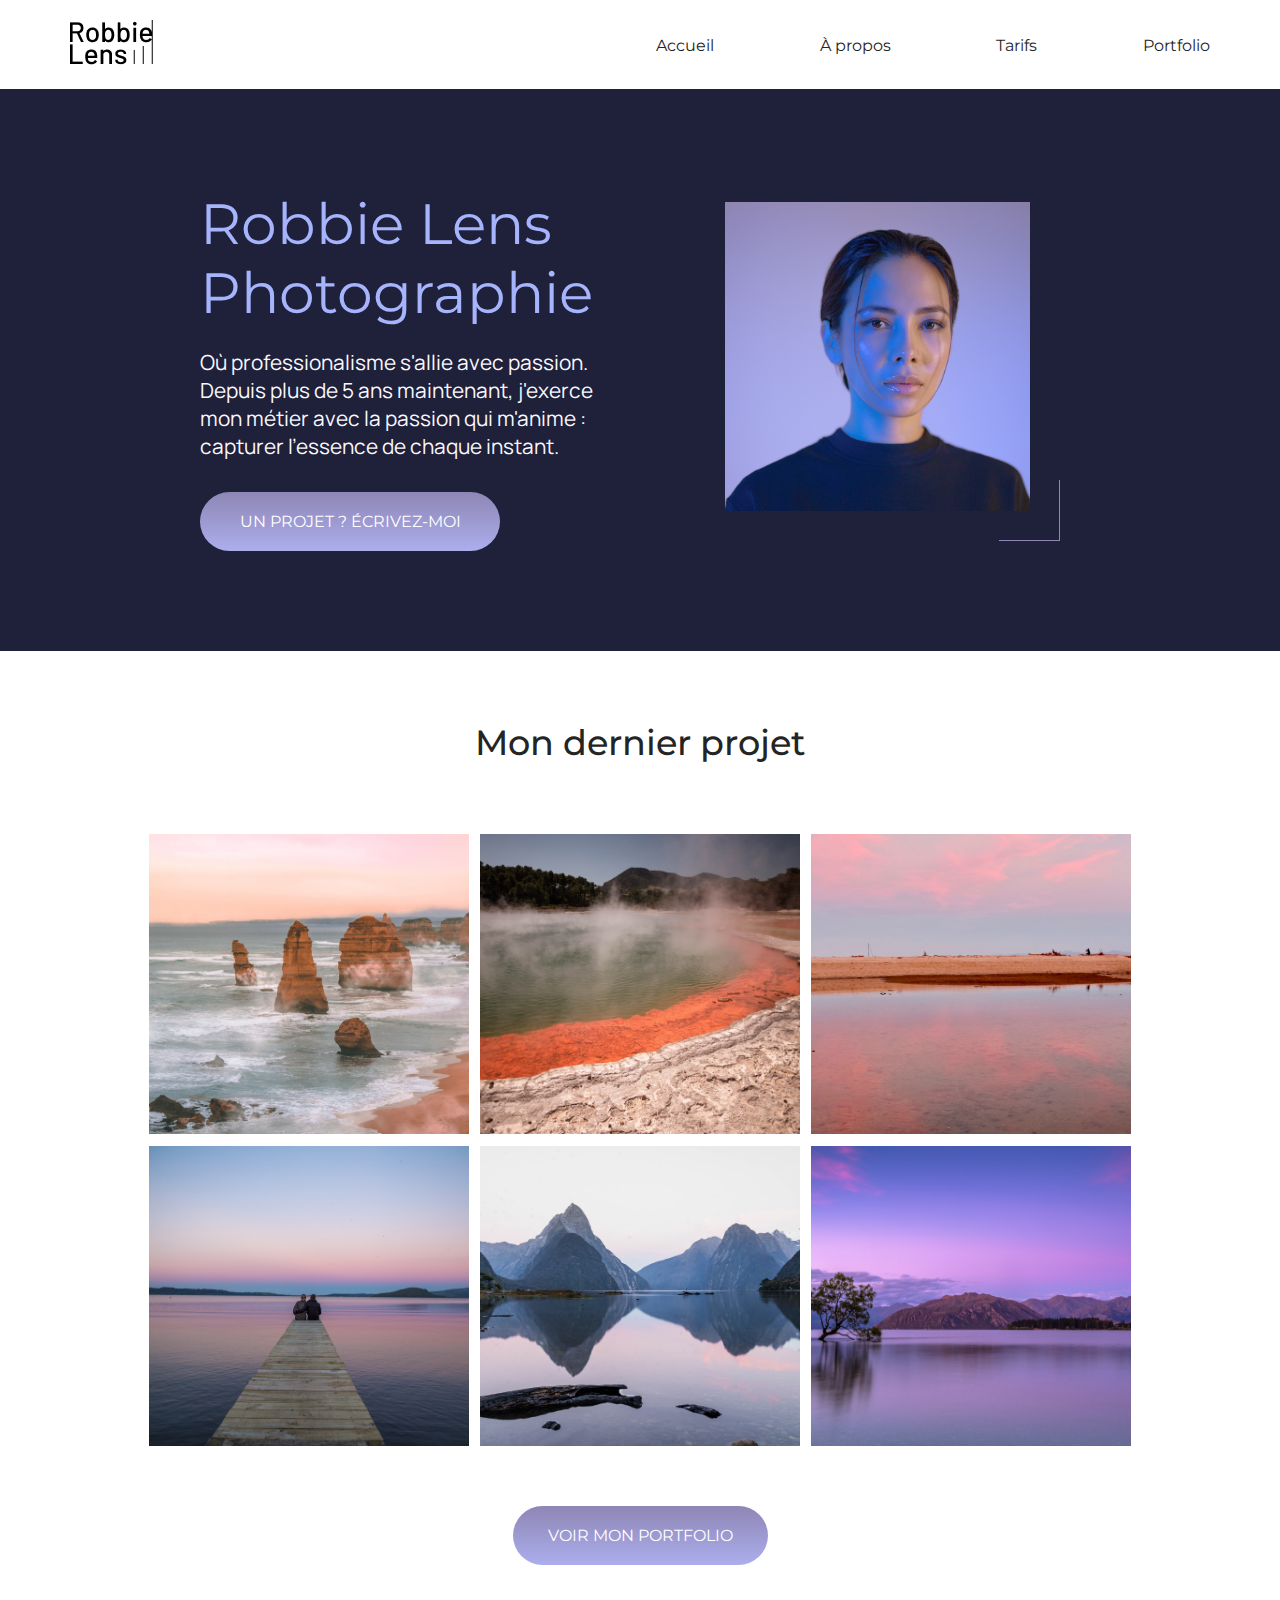
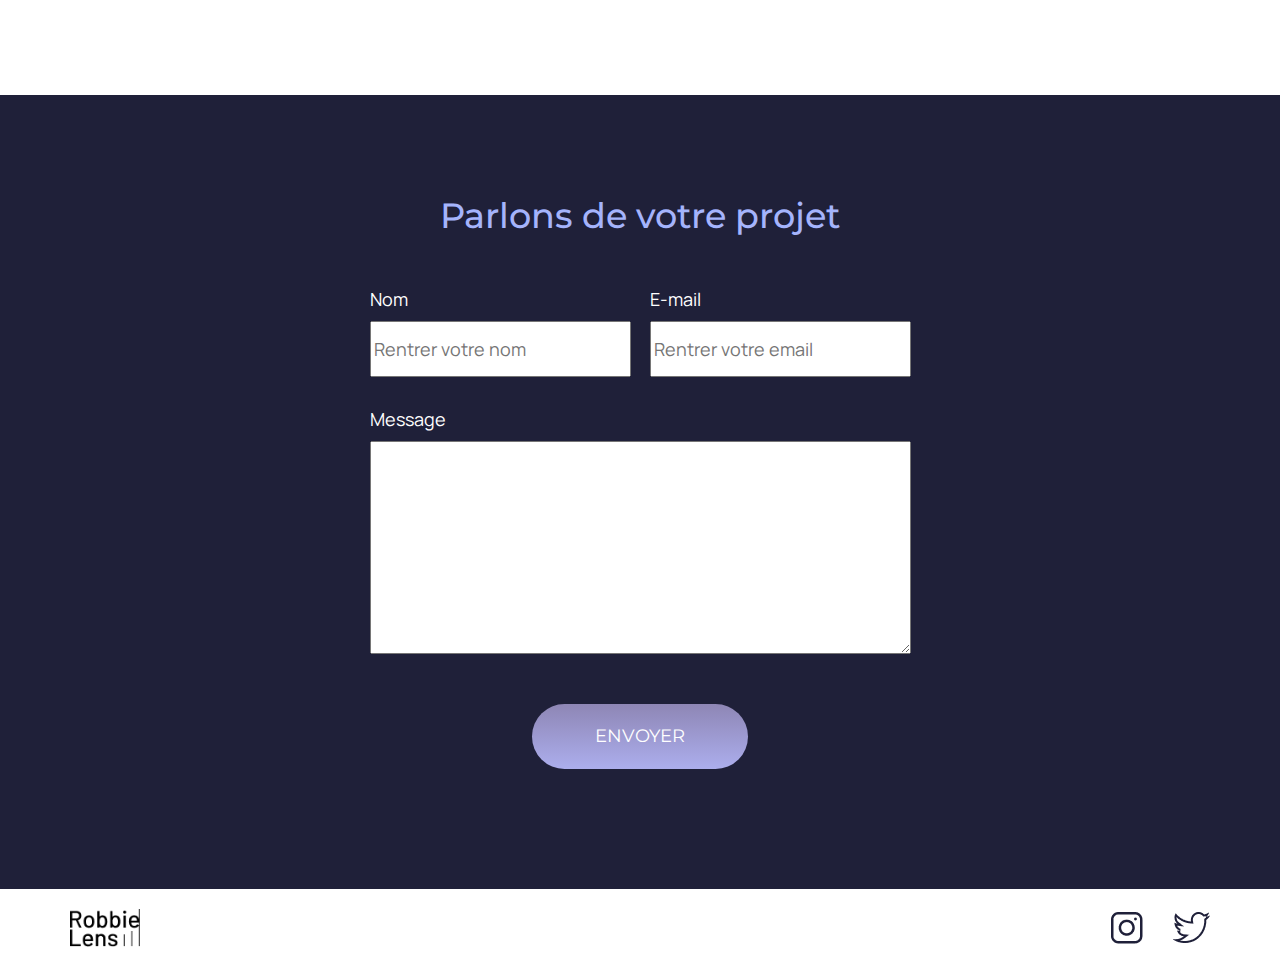
<file: index.html>
<!DOCTYPE html>
<html lang="fr">

<!-- EN-TÊTE DE MA PAGE D'ACCUEIL (nommé index) -->

<head>
    <meta charset="UTF-8">
    <meta name="viewport" content="width=device-width, initial-scale=1.0">

    <title>Accueil - Robbie Lens Photographie</title>

    <!-- liens vers les pages css -->
    <link rel="stylesheet" href="style.css">
    <link rel="stylesheet" href="src/css_communs/pages_communes.css">
    <!-- liens vers les typographies -->
    <!-- Typo : Montserrat -->
    <link rel="preconnect" href="https://fonts.googleapis.com">
    <link rel="preconnect" href="https://fonts.gstatic.com" crossorigin>
    <link href="https://fonts.googleapis.com/css2?family=Montserrat:ital,wght@0,100..900;1,100..900&display=swap"
          rel="stylesheet">
    <!-- Typo : Manrope -->
    <link rel="preconnect" href="https://fonts.googleapis.com">
    <link rel="preconnect" href="https://fonts.gstatic.com" crossorigin>
    <link href="https://fonts.googleapis.com/css2?family=Manrope:wght@200..800&display=swap" rel="stylesheet">
    <!-- Typo : Michroma -->
    <link rel="preconnect" href="https://fonts.googleapis.com">
    <link rel="preconnect" href="https://fonts.gstatic.com" crossorigin>
    <link href="https://fonts.googleapis.com/css2?family=Michroma&display=swap" rel="stylesheet">
</head>


<!-- CORP DE MA PAGE D'ACCUEIL -->

<body>

<!-- PARTIE HAUTE DU SITE -->
<header>
    <nav>
        <div class="conteneur-nav">
            <a href="index.html">
                <img class="logo-site"
                     src="src/img/logo/logo.png"
                     alt="logo Robbie Lens"
                     id="logo"/>
            </a>
            <div class="conteneur-liens">
                <div class="lien-accueil"><a href="index.html">Accueil</a></div>
                <div class="lien_a-propos"><a href="src/pages/a-propos/a_propos.html">À propos</a></div>
                <div class="lien-tarifs"><a href="src/pages/tarifs/tarifs.html">Tarifs</a></div>
                <div class="lien-portfolio"><a href="src/pages/portfolio/portfolio.html">Portfolio</a></div>
            </div>
        </div>
    </nav>
</header>

<!-- PARTIE PRINCIPALE DU SITE -->
<main>
    <section class="carre-contenu-bio">
        <div class="conteneur-robbie-lens">
            <div class="conteneur-presentation-metier">
                <h1>Robbie Lens <br/>
                    Photographie</h1>

                <p>
                    Où professionalisme s'allie avec passion.
                    Depuis plus de 5 ans maintenant, j'exerce
                    mon métier avec la passion qui m'anime :
                    capturer l'essence de chaque instant.
                </p>

                <div class="conteneur-bouton-1">
                    <a class="cta" href="#">UN PROJET ? ÉCRIVEZ-MOI</a>
                </div>
            </div>

            <div class="conteneur-photo-robbie-lens">
                <img src="src/img/Robbie_Lens/robbie-lens.png" alt="portrait de Robbie Lens">
                <div class="cube-deco"></div>
            </div>
        </div>
    </section>

    <section class="carre-contenu-projet">
        <div class="conteneur-dernier-projet">
            <h2 class="sous-titre-accueil-1">Mon dernier projet</h2>

            <div class="conteneur-biblio-projet">
                <div class="rangee-1">
                    <div class="paysage7-crique"></div>
                    <div class="paysage8-source-chaude"></div>
                    <div class="paysage2-ciel-rouge"></div>
                </div>
                <div class="rangee-2">
                    <div class="paysage3-pont"></div>
                    <div class="paysage6-montagne-lac"></div>
                    <div class="paysage4-arbre-lac"></div>
                </div>
                <div class="bouton-portfolio">
                    <!-- la classe 'cta' veut dire "Call To Action" -->
                    <a class="cta" href="src/pages/portfolio/portfolio.html">VOIR MON PORTFOLIO</a>
                </div>
            </div>
        </div>
    </section>

    <section class="carre-contact">
        <div class="conteneur-contact">
            <h2 class="sous-titre-accueil-2">Parlons de votre projet</h2>
            <form action="" method="POST">
                <div class="grid-contact">
                    <div class="partie-nom">
                        <label for="nom">Nom</label><br/>
                        <input type="text" id="nom" name="nom" placeholder="Rentrer votre nom">
                    </div>
                    <div class="partie-email">
                        <label for="email">E-mail</label><br/>
                        <input type="email" id="email" name="email" placeholder="Rentrer votre email">
                    </div>
                    <div class="partie-message">
                        <label for="message">Message</label><br/>
                        <textarea name="message" id="message" cols="30" rows="10"></textarea><br/>
                    </div>
                </div>
                <div class="bouton-envoyer">
                    <input type="submit" value="ENVOYER">
                </div>
            </form>
        </div>
    </section>
</main>

<!-- PIED DE PAGE DU SITE -->
<footer>
    <section>
        <div class="infos-footer">
            <a href="index.html">
                <img class="logo-site-footer"
                     src="src/img/logo/logo.png"
                     alt="logo Robbie Lens"/>
            </a>
            <div class="conteneur-liens-footer">
                <a href="https://www.instagram.com/" target="_blank">
                    <img class="icones-reseaux"
                         src="src/img/icon/reseaux/instagram.png"
                         alt="logo Instagram"/>
                </a>
                <a href="https://twitter.com/" target="_blank">
                    <img class="icones-reseaux"
                         src="src/img/icon/reseaux/twitter.png"
                         alt="logo Twitter"/>
                </a>
            </div>
        </div>
    </section>
</footer>
</body>


</html>
</file>
<file: style.css>
/* -------------------------------- LES IMPORTS -------------------------------- */

@import "src/css_communs/variables.css";


/* -------------------------------- PARTIE PRÉSENTATION DE ROBBIE LENS -------------------------------- */

/* Style spécifique à la page d'accueil */

.carre-contenu-bio {
    padding: 100px 200px;
}

.carre-contenu-bio p {
    font-size: 1.3em;
}

.conteneur-robbie-lens {
    display: flex;
    flex-direction: row;
    justify-content: center;
    gap: 15%;
}

.conteneur-presentation-metier {
    display: flex;
    flex-direction: column;
    justify-content: flex-start;
    width: 400px;
}

/* Position du titre h1 : Robbie Lens Photographie */
.conteneur-presentation-metier h1 {
    margin: 0;
}

/* Bouton 1 : Un projet ? Écrivez-moi */
.conteneur-bouton-1 {
    display: inline-flex;
    flex-direction: column;
    justify-content: flex-start;
    margin-top: 3%;
    height: auto;
    width: 300px;
}

.conteneur-photo-robbie-lens {
    display: flex;
    justify-content: flex-end;
    align-items: flex-end;
    margin: 0 50px 40px 0;
    position: relative;
}

.conteneur-photo-robbie-lens img {
    display: block;
    max-width: 100%;
    height: auto;
}

/* Décoration qui décor la photo de Robbie Lens */
.cube-deco {
    border-right: 1px var(--couleur-fonce-violet-gris) solid;
    border-bottom: 1px var(--couleur-fonce-violet-gris) solid;
    width: 60px;
    height: 60px;
    position: absolute;
    bottom: -30px; /* ajuste selon le design */
    right: -30px;
}


/* -------------------------------- PARTIE DES PROJETS ACTUELS -------------------------------- */

/* Les conteneurs de la partie : Mon dernier projet */
.carre-contenu-projet {
    padding: 70px;
    background-color: white;
}


.conteneur-dernier-projet {
    margin: 0;
    display: flex;
    flex-direction: column;
    text-align: center;
}

/* Partie sous-titre 1 - titre h2 : Mon dernier projet */
.sous-titre-accueil-1 {
    color: var(--couleur-fonce-gris-anthracite);
    font-size: 2.2em;
    font-family: var(--typo-titre), sans-serif;
    font-weight: 500;
}

.sous-titre-accueil-1 {
    margin: auto;
    padding-bottom: 70px;
}

/* Rangé 1 - Les 3 premières photos */
.rangee-1 {
    display: flex;
    flex-direction: row;
    justify-content: center;
    gap: 1%;
    padding-bottom: 1%;
}

.paysage7-crique {
    background-color: lightgrey;
    background-image: url('src/img/portfolio/paysages/paysage7.jpg');
    background-position: center;
    background-size: cover;
    width: 320px;
    height: 300px;
}

.paysage8-source-chaude {
    background-color: lightgrey;
    background-image: url('src/img/portfolio/paysages/paysage8.jpg');
    background-position: center;
    background-size: cover;
    width: 320px;
    height: 300px;
}

.paysage2-ciel-rouge {
    background-color: lightgrey;
    background-image: url('src/img/portfolio/paysages/paysage2.jpg');
    background-position: center;
    background-size: cover;
    width: 320px;
    height: 300px;
}

/* Rangé 2 - Les 3 dernières photos */
.rangee-2 {
    display: flex;
    flex-direction: row;
    justify-content: center;
    gap: 1%;
}

.paysage3-pont {
    background-color: lightgrey;
    background-image: url('src/img/portfolio/paysages/paysage3.jpg');
    background-position: center;
    background-size: cover;
    width: 320px;
    height: 300px;
}

.paysage6-montagne-lac {
    background-color: lightgrey;
    background-image: url('src/img/portfolio/paysages/paysage6.jpg');
    background-position: center;
    background-size: cover;
    width: 320px;
    height: 300px;
}

.paysage4-arbre-lac {
    background-color: lightgrey;
    background-image: url('src/img/portfolio/paysages/paysage4.jpg');
    background-position: center;
    background-size: cover;
    width: 320px;
    height: 300px;
}


/* Bouton 2 : Voir mon portfolio */
.bouton-portfolio {
    display: flex;
    justify-content: center;
    padding: 60px;
}

/* -------------------------------- PARTIE CONTACT -------------------------------- */

/* Conteneur contact */
.carre-contact {
    padding: 70px;
}

/* Partie sous-titre 2 - titre h2 : Parlons de votre projet */
.sous-titre-accueil-2 {
    color: var(--couleur-clair-bleu-lavande);
    font-size: 2.2em;
    font-family: var(--typo-titre), sans-serif;
    font-weight: 500;
    text-align: center;
    margin-bottom: 50px;
}

.grid-contact {
    display: grid;
    grid-template-columns: 260px 260px;
    grid-template-rows: 100px 247px;
    justify-content: center;
    gap: 20px;
}

.partie-nom {
    grid-column: 1 / 2;
    grid-row: 1 / 2;
}

.partie-email {
    grid-column: 2 / 3;
    grid-row: 1 / 3;
}

.partie-message {
    grid-column: 1 / 3;
    grid-row: 2 / 3;
}

.bouton-envoyer {
    grid-column: 2 / 3;
    grid-row: 3 / 3;
}

/* Partie Nom */
.partie-nom label {
    color: white;
    font-family: var(--typo-texte), sans-serif;
    font-size: 18px;
}

.partie-nom input {
    font-family: var(--typo-texte), sans-serif;
    font-size: 18px;
    width: 253px;
    height: 50px;
    margin-top: 10px;
}

/* Partie email */
.partie-email label {
    color: white;
    font-family: var(--typo-texte), sans-serif;
    font-size: 18px;
}

.partie-email input {
    font-family: var(--typo-texte), sans-serif;
    font-size: 18px;
    width: 253px;
    height: 50px;
    margin-top: 10px;
}

/* Partie Message */
.partie-message label {
    color: white;
    font-family: var(--typo-texte), sans-serif;
    font-size: 18px;
}

.partie-message textarea {
    font-family: var(--typo-texte), sans-serif;
    font-size: 18px;
    width: 535px;
    height: 207px;
    margin-top: 10px;
}

/* Partie bouton "ENVOYER" */

.bouton-envoyer {
    display: flex;
    justify-content: center;
}

.bouton-envoyer input[type=submit] {
    color: white;
    background: linear-gradient(var(--couleur-fonce-violet-gris), var(--couleur-clair-mauve-pastel));
    border-radius: 50px;
    width: 216px;
    height: 65px;
    font-family: var(--typo-titre), sans-serif;
    font-size: 18px;
    border: none;
    margin: 50px auto;
}

.bouton-envoyer input[type=submit]:hover {
    background: linear-gradient(var(--couleur-plusFonce-violet-gris), var(--couleur-clair-violet));
}
</file>
<file: src/css_communs/pages_communes.css>
/* -------------------------------- LES IMPORTS -------------------------------- */

@import "variables.css";

/* -------------------------------- STYLE DES PAGES COMMUNES -------------------------------- */

/* Style en commun de toutes les pages */
body {
    margin: 0;
    font-family: var(--typo-texte), sans-serif;
    font-size: 1em;
    background-color: var(--couleur-fonce-bleu-nuit);
}

h1 {
    font-size: 3.55em;
    color: var(--couleur-clair-bleu-lavande);
    font-family: var(--typo-titre), sans-serif;
    font-weight: 400;
}

h2 {
    color: var(--couleur-fonce-gris-anthracite);
}

p {
    font-family: var(--typo-texte), sans-serif;
    font-weight: 400;
    color: var(--couleur-clair-blanc);
}

a {
    text-decoration: none;
    font-size: 1em;
    font-family: var(--typo-titre), sans-serif;
    color: var(--couleur-fonce-gris-anthracite);
}

a:hover {
    text-decoration: underline;
}

.cta {
    color: white;
    background: linear-gradient(var(--couleur-fonce-violet-gris), var(--couleur-clair-mauve-pastel));
    padding: 20px 35px;
    border-radius: 50px;
    text-align: center;
}

.cta:hover {
    background: linear-gradient(var(--couleur-plusFonce-violet-gris), var(--couleur-clair-violet));
    text-decoration: none;
}

header,
footer {
    background-color: white;
    padding: 20px 70px;
}

.logo-site:hover {
    opacity: 0.5;
}

.icones-reseaux:hover {
    opacity: 0.5;
}

.conteneur-nav {
    display: flex;
    flex-direction: row;
    align-items: center;
}

.conteneur-liens {
    display: flex;
    flex-direction: row;
    justify-content: flex-end;
    flex: auto;
    gap: 10%;
}

.infos-footer {
    display: flex;
    flex-direction: row;
    align-items: center;
}

.logo-site-footer {
    width: 70px;
}

.conteneur-liens-footer {
    display: flex;
    flex-direction: row;
    justify-content: flex-end;
    flex: auto;
    gap: 30px;
}

/* --- MEDIA --- */
@media all and (max-width: 1000px) {

    /* PAGE ACCUEIL */
    .conteneur-nav {
        display: flex;
        flex-direction: column;
        align-items: center;
    }

    .conteneur-liens {
        display: flex;
        flex-direction: column;
        justify-content: center;
        align-items: center;
        gap: 20px;
        padding: 30px 0;
    }

    .carre-contenu-bio {
        padding: 12% 0;
    }

    .conteneur-robbie-lens {
        display: flex;
        flex-direction: column-reverse;
        justify-content: center;
    }

    .cube-deco {
        bottom: -22px;
        right: -22px;
    }

    .conteneur-photo-robbie-lens img {
        width: 287px;
        height: 291px;
    }

    .conteneur-presentation-metier {
        width: 100%;
    }

    .conteneur-presentation-metier h1 {
        font-size: 1.7em;
        margin: 0 50px;
    }

    .conteneur-presentation-metier p {
        font-size: 1em;
        margin: 20px 50px;
        padding: 0 5px;
    }

    .conteneur-bouton-1 {
        width: auto;
        margin: 0 50px;
    }

    .sous-titre-accueil-1 {
        font-size: 1.6em;
        padding-bottom: 40px;
    }

    .conteneur-bouton-1 a {
        padding: 20px 30px;
    }

    .carre-contenu-projet {
        padding: 40px 0;
        width: 100%;
    }

    .conteneur-dernier-projet {
        width: 100%;
    }

    .rangee-1 {
        display: flex;
        flex-wrap: wrap;
        gap: 20px;
        margin-bottom: 20px;
    }

    .rangee-2 {
        display: flex;
        flex-wrap: wrap;
        gap: 20px;
    }

    .bouton-portfolio {
        padding-bottom: 20px;
    }

    .sous-titre-accueil-2 {
        font-size: 1.6em;
    }

    .grid-contact {
        display: flex;
        flex-direction: column;
        align-items: center;
    }

    .partie-message textarea {
        display: flex;
        flex-direction: column;
        align-items: center;
        width: 253px;
        height: 195px;
    }

    .bouton-envoyer input[type="submit"] {
        margin: 20px auto;
    }

    .infos-footer {
        display: flex;
        flex-direction: column;
        padding: 40px 0;
        gap: 50px;
    }

    .conteneur-liens-footer {
        display: flex;
        flex-direction: column;
        justify-content: center;
        align-items: center;
    }

    footer {
        padding: 0;
    }
}
</file>
